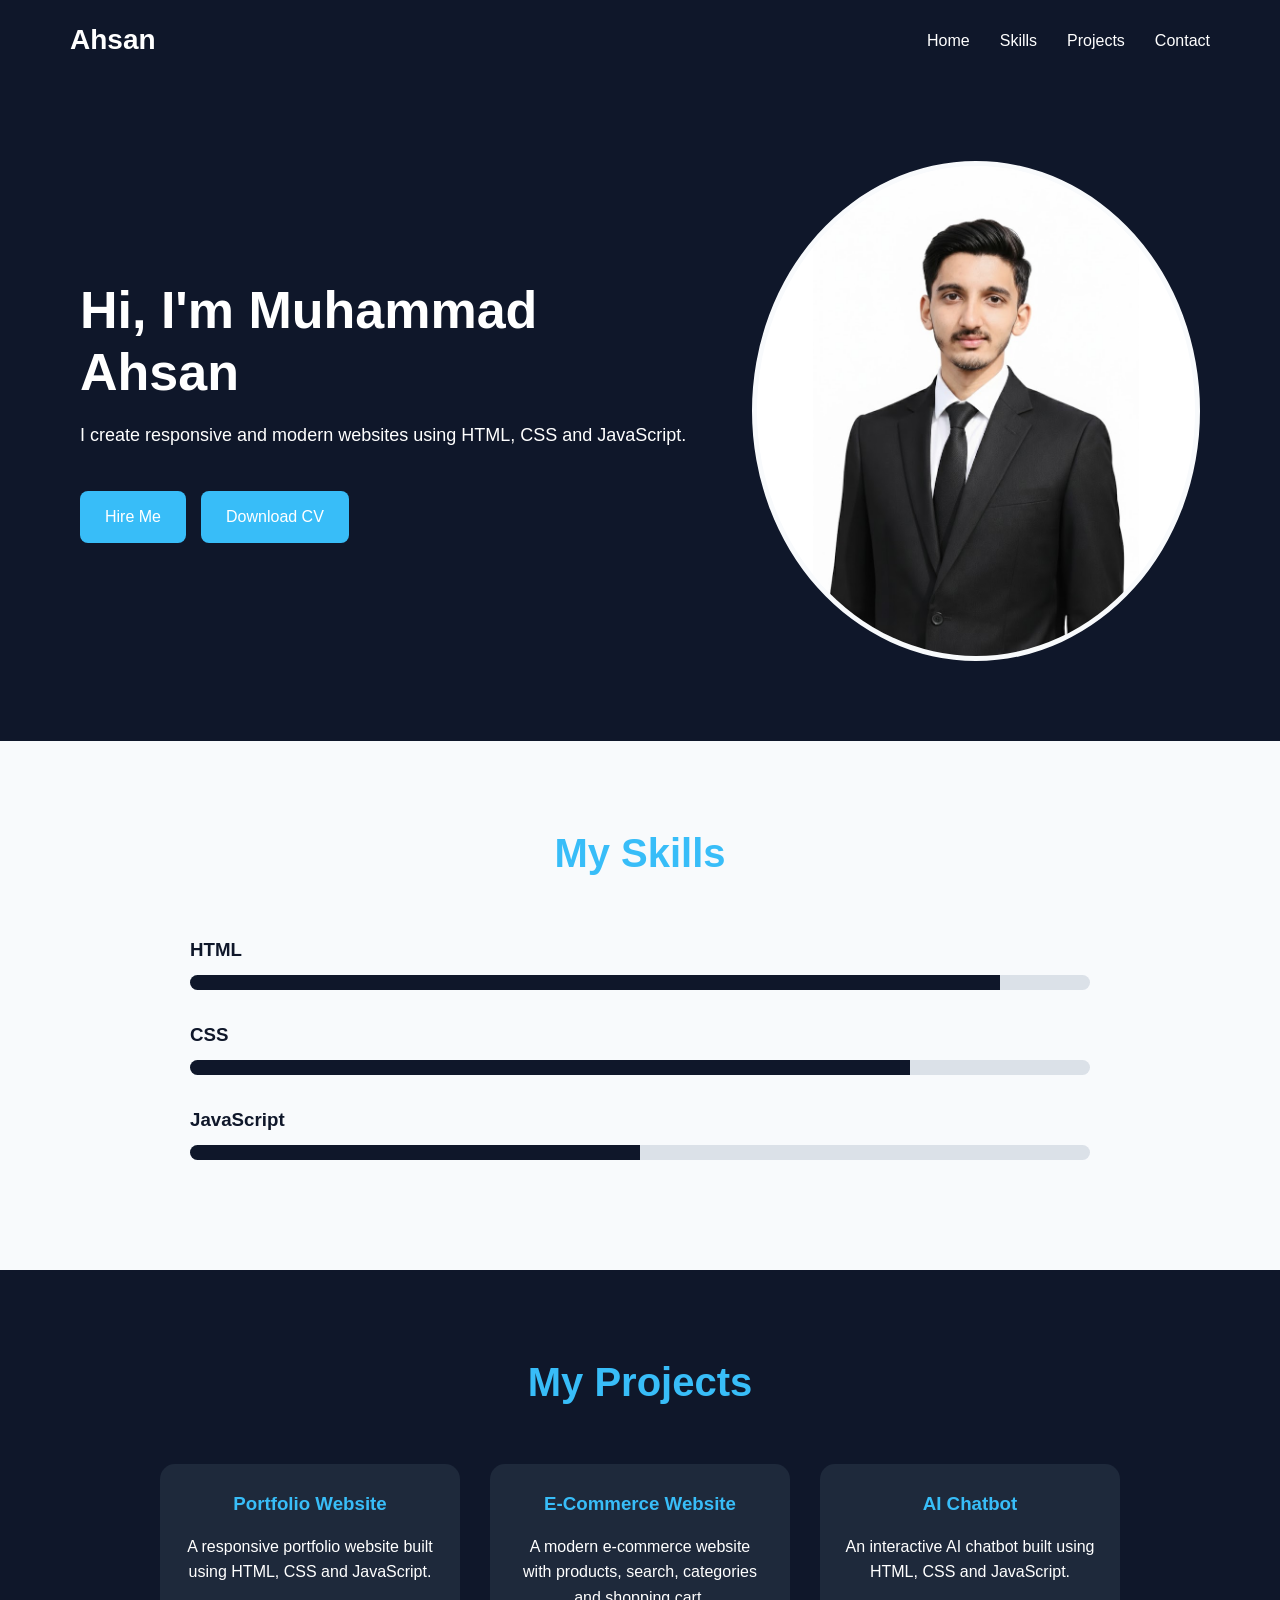
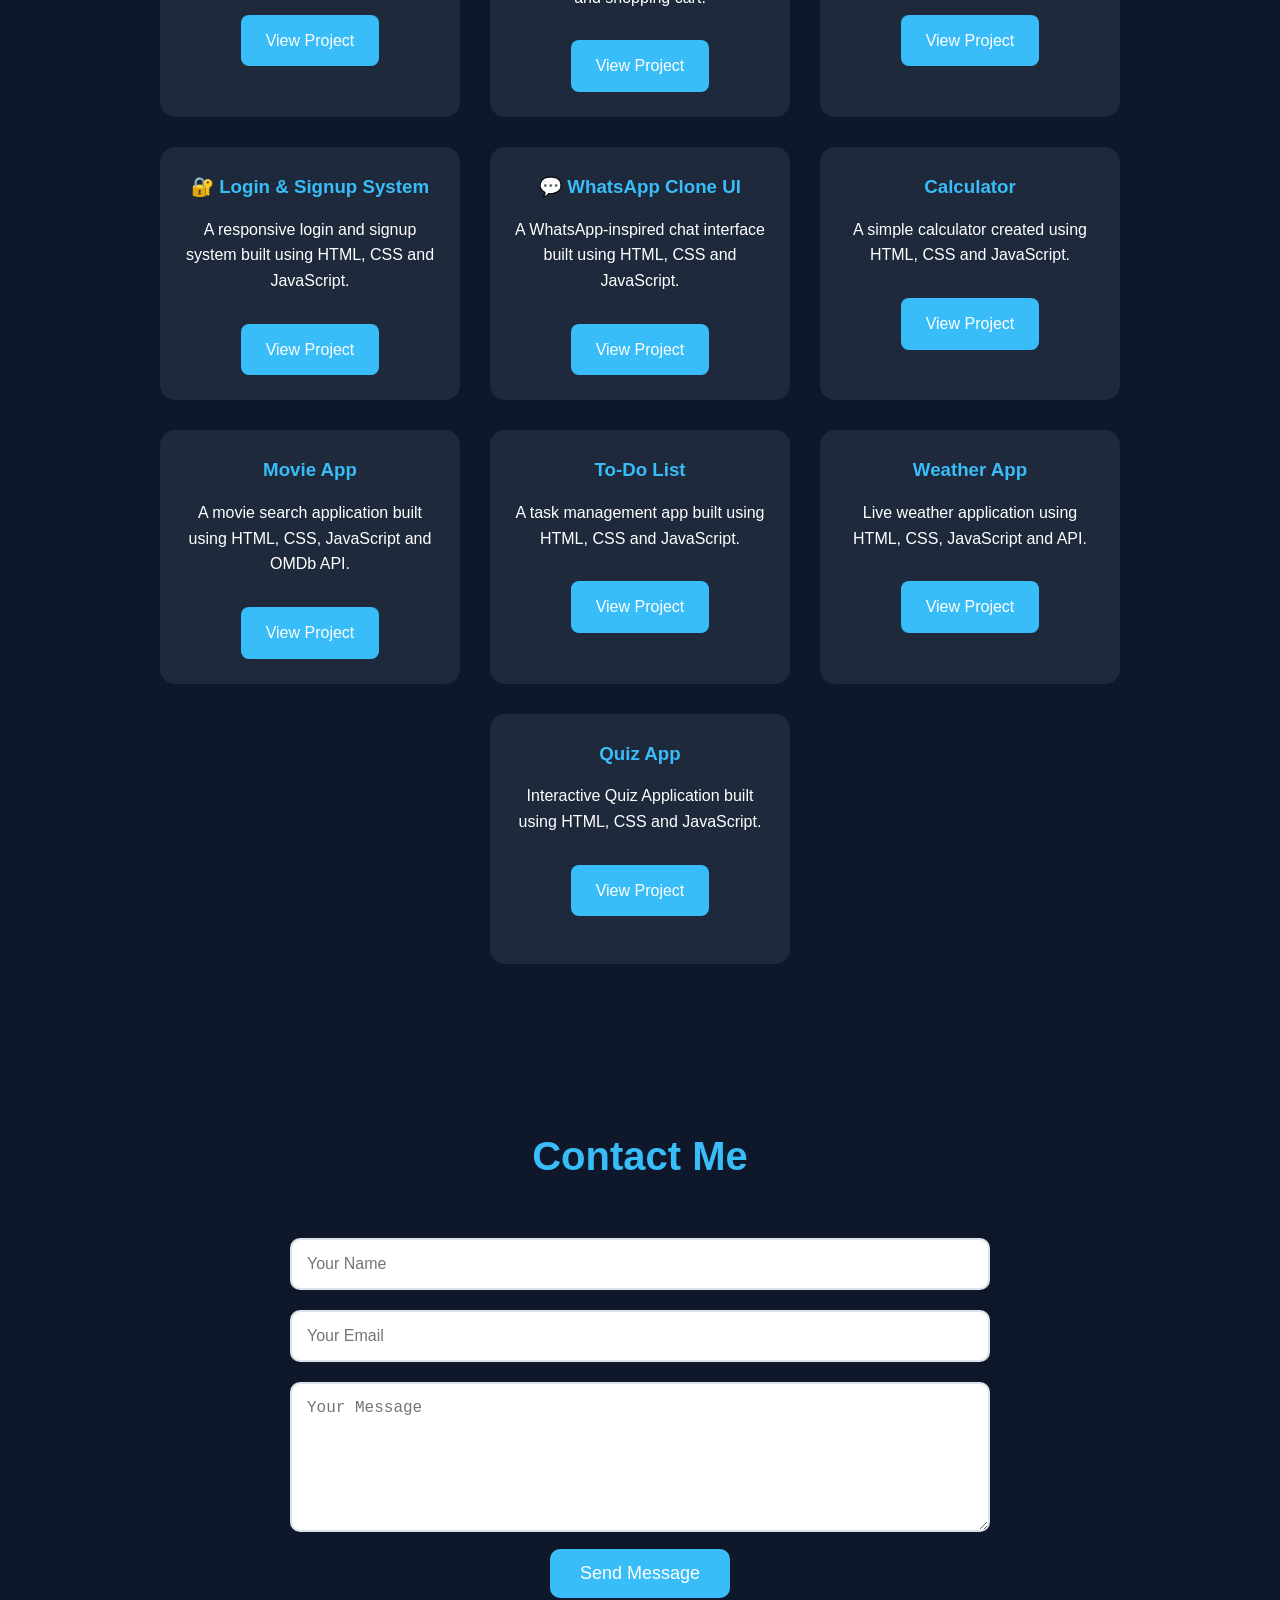
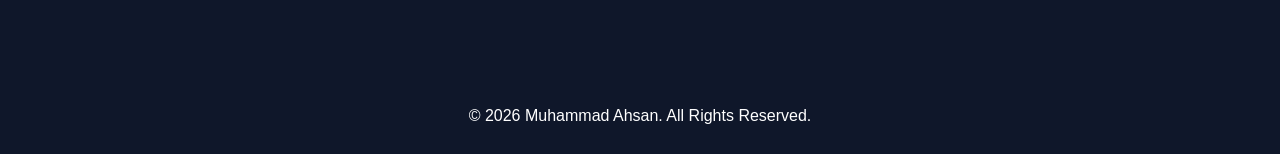
<file: index.html>
<!DOCTYPE html>
<html lang="en">
<head>
    <meta charset="UTF-8">
    <meta name="viewport" content="width=device-width, initial-scale=1.0">
    <title>Muhammad Ahsan Portfolio</title>

    <link rel="stylesheet" href="style.css">
</head>

<body>

    <!-- Navbar -->
    <nav>

        <div class="logo">Ahsan</div>

        <ul>
            <li><a href="#home">Home</a></li>
            <li><a href="#skills">Skills</a></li>
            <li><a href="#projects">Projects</a></li>
            <li><a href="#contact">Contact</a></li>
        </ul>

    </nav>
    <!-- Hero Section -->
<section id="home" class="hero">

    <div class="hero-text">

        <h1 id="aboutText">Hi, I'm Muhammad Ahsan</h1>

        <p>
            I create responsive and modern websites using HTML, CSS and JavaScript.
        </p>

        <div class="hero-buttons">

            <a href="#contact" class="btn">
                Hire Me
            </a>
<a href="Muhammad%20Ahsan.pdf" download="Muhammad-Ahsan-CV.pdf" class="btn">
    Download CV
</a>
        </div>

    </div>

    <div class="hero-image">

        <img src="profile.jpg" alt="Muhammad Ahsan">

    </div>

</section>
        
    <!-- Skills -->
    <section id="skills">

        <h2>My Skills</h2>

        <div class="skill">
            <h3>HTML</h3>
            <div class="skill-bar">
                <div class="html"></div>
            </div>
        </div>

        <div class="skill">
            <h3>CSS</h3>
            <div class="skill-bar">
                <div class="css"></div>
            </div>
        </div>

        <div class="skill">
            <h3>JavaScript</h3>
            <div class="skill-bar">
                <div class="js"></div>
            </div>
        </div>

    </section>
<!-- Projects -->
<section id="projects">

    <h2>My Projects</h2>

    <div class="project-container">

        <!-- Portfolio -->
        <div class="project-card">

            <h3>Portfolio Website</h3>

            <p>
                A responsive portfolio website built using HTML, CSS and JavaScript.
            </p>

            <a href="#home" class="btn">View Project</a>

        </div>
<div class="project-card">

    <h3>E-Commerce Website</h3>

    <p>
        A modern e-commerce website with products,
        search, categories and shopping cart.
    </p>

    <a href="ecommerce.html" class="btn">
        View Project
    </a>

</div>

  <div class="project-card">

            <h3>AI Chatbot</h3>

            <p>
                An interactive AI chatbot built using
    HTML, CSS and JavaScript.
            </p>

            <a href="ai-chatbot.html" class="btn">
    View Project
</a>

        </div>
         <div class="project-card">
<h3>🔐 Login & Signup System</h3>

<p>
    A responsive login and signup system built using
    HTML, CSS and JavaScript.
</p>

<a href="login.html" class="btn">
    View Project
</a>
</div>
        <div class="project-card">
        <h3>💬 WhatsApp Clone UI</h3>

<p>
    A WhatsApp-inspired chat interface built using
    HTML, CSS and JavaScript.
</p>

<a href="whatsapp.html" class="btn">
    View Project
</a>
</div>
        <!-- Calculator -->
        <div class="project-card">

            <h3>Calculator</h3>

            <p>
                A simple calculator created using HTML, CSS and JavaScript.
            </p>

            <a href="calculator.html" class="btn">View Project</a>

        </div>
<!-- Movie App -->
<div class="project-card">

    <h3>Movie App</h3>

    <p>
        A movie search application built using
        HTML, CSS, JavaScript and OMDb API.
    </p>

    <a href="movie.html" class="btn">
        View Project
    </a>

</div>
        <!-- Landing Page -->
        
<div class="project-card">

    <h3>To-Do List</h3>

    <p>
        A task management app built using HTML, CSS and JavaScript.
    </p>

    <a href="todo.html" class="btn">View Project</a>

</div>
<div class="project-card">

    <h3>Weather App</h3>

    <p>
        Live weather application using HTML, CSS, JavaScript and API.
    </p>

    <a href="weather.html" class="btn">View Project</a>

</div>
<div class="project-card">
    <h3>Quiz App</h3>

    <p>
        Interactive Quiz Application built using HTML, CSS and JavaScript.
    </p>

    <a href="quiz.html" class="btn">View Project</a>
</div>

    </div>
    </section>

    <!-- Contact -->
    <section id="contact" class="contact">

        <h2>Contact Me</h2>

        <form id="contactForm"
              action="https://formspree.io/f/xeaqzrle"
              method="POST">

            <input
                type="text"
                name="name"
                placeholder="Your Name"
                required
            >

            <input
                type="email"
                name="email"
                placeholder="Your Email"
                required
            >

            <textarea
                name="message"
                placeholder="Your Message"
                required
            ></textarea>

            <button type="submit" id="sendBtn">
                Send Message
            </button>

            <p id="formMessage"></p>

        </form>

    </section>

    <!-- Footer -->
    <footer>
        <p>&copy; 2026 Muhammad Ahsan. All Rights Reserved.</p>
    </footer>

    <!-- JavaScript -->
    <script src="script.js"></script>

</body>
</html>
</file>
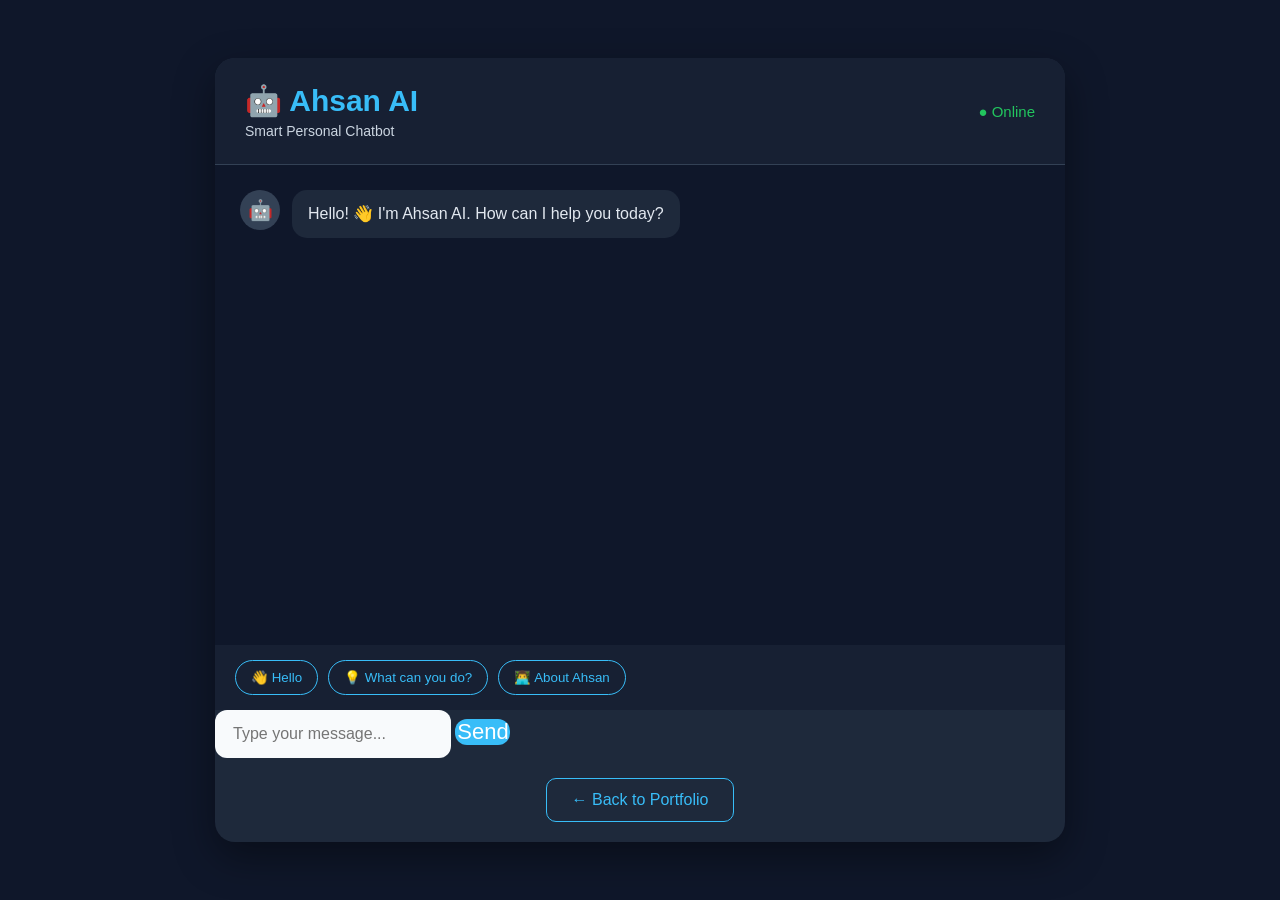
<file: ai-chatbot.html>
<!DOCTYPE html>
<html lang="en">

<head>

    <meta charset="UTF-8">

    <meta name="viewport" content="width=device-width, initial-scale=1.0">

    <title>Ahsan AI Chatbot</title>

    <link rel="stylesheet" href="ai-chatbot.css">

</head>


<body>

    <div class="chat-container">


        <!-- =========================
             CHAT HEADER
        ========================== -->

        <div class="chat-header">

            <div>

                <h1>🤖 Ahsan AI</h1>

                <p>Smart Personal Chatbot</p>

            </div>

            <span class="online">
                ● Online
            </span>

        </div>


        <!-- =========================
             CHAT MESSAGES
        ========================== -->

        <div id="chatBox" class="chat-box">


            <!-- Initial Bot Message -->

            <div class="message bot">

                <div class="avatar">
                    🤖
                </div>

                <div class="message-content">

                    <p>
                        Hello! 👋 I'm Ahsan AI.
                        How can I help you today?
                    </p>

                </div>

            </div>


        </div>


        <!-- =========================
             QUICK BUTTONS
        ========================== -->

        <div class="quick-buttons">


            <button onclick="quickMessage('Hello')">

                👋 Hello

            </button>


            <button onclick="quickMessage('What can you do?')">

                💡 What can you do?

            </button>


            <button onclick="quickMessage('Tell me about Ahsan')">

                👨‍💻 About Ahsan

            </button>


        </div>


        <!-- =========================
             CHAT INPUT
        ========================== -->

        <div class="chat-input">


            <input
                type="text"
                id="userInput"
                placeholder="Type your message..."
                autocomplete="off"
            >


            <button id="sendBtn">

                Send

            </button>


        </div>


        <!-- =========================
             BACK TO PORTFOLIO
        ========================== -->

        <a href="index.html" class="back-btn">

            ← Back to Portfolio

        </a>


    </div>


    <!-- =========================
         JAVASCRIPT
    ========================== -->

    <script src="ai-chatbot.js"></script>


</body>

</html>
</file>
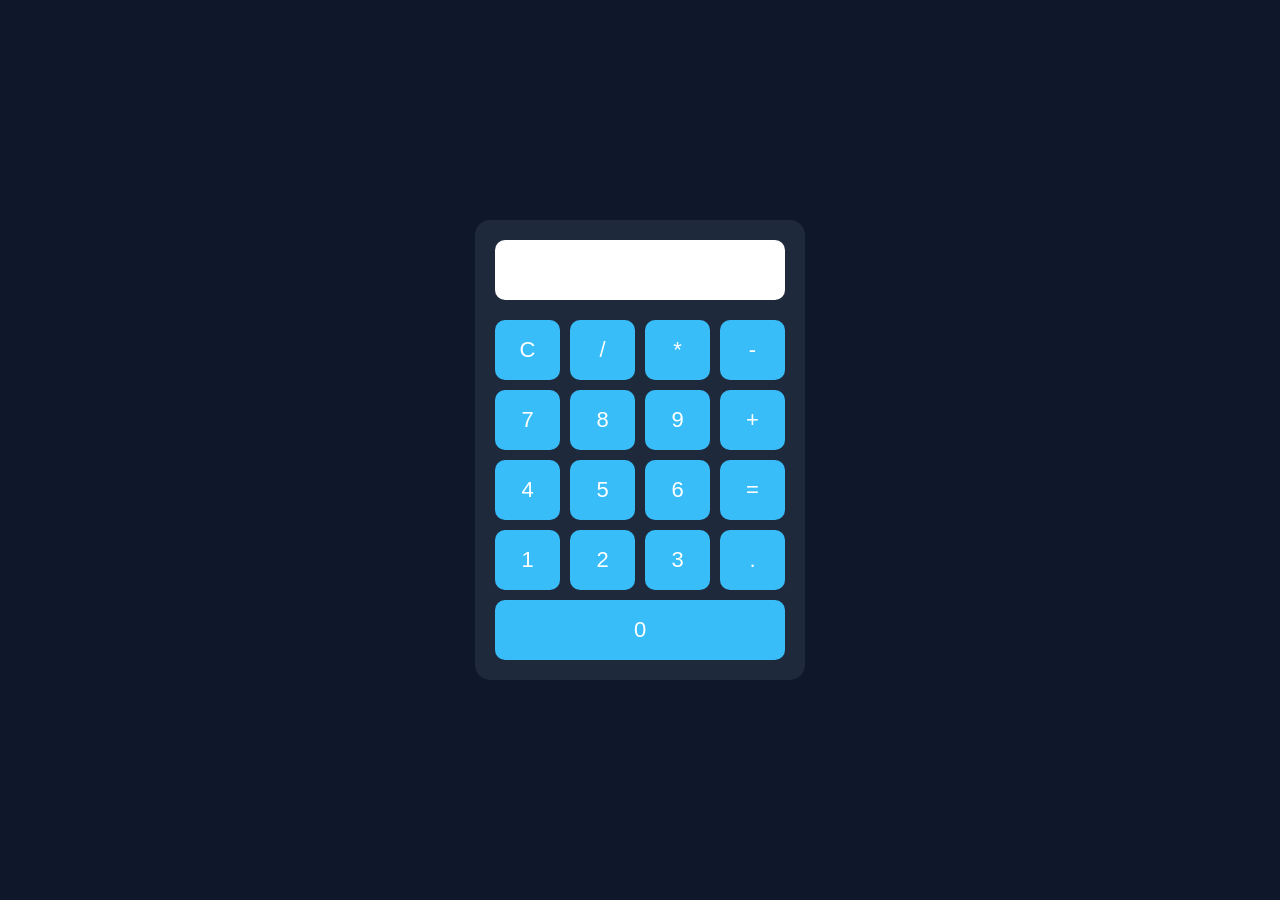
<file: calculator.html>
<!DOCTYPE html>
<html lang="en">
<head>
    <meta charset="UTF-8">
    <meta name="viewport" content="width=device-width, initial-scale=1.0">
    <title>Calculator</title>

    <link rel="stylesheet" href="calculator.css">
</head>

<body>

<div class="calculator">

    <input type="text" id="display" readonly>

    <div class="buttons">

        <button onclick="clearDisplay()">C</button>
        <button onclick="appendValue('/')">/</button>
        <button onclick="appendValue('*')">*</button>
        <button onclick="appendValue('-')">-</button>

        <button onclick="appendValue('7')">7</button>
        <button onclick="appendValue('8')">8</button>
        <button onclick="appendValue('9')">9</button>
        <button onclick="appendValue('+')">+</button>

        <button onclick="appendValue('4')">4</button>
        <button onclick="appendValue('5')">5</button>
        <button onclick="appendValue('6')">6</button>
        <button onclick="calculate()">=</button>

        <button onclick="appendValue('1')">1</button>
        <button onclick="appendValue('2')">2</button>
        <button onclick="appendValue('3')">3</button>
        <button onclick="appendValue('.')">.</button>

        <button class="zero" onclick="appendValue('0')">0</button>

    </div>

</div>

<script src="calculator.js"></script>

</body>
</html>
</file>
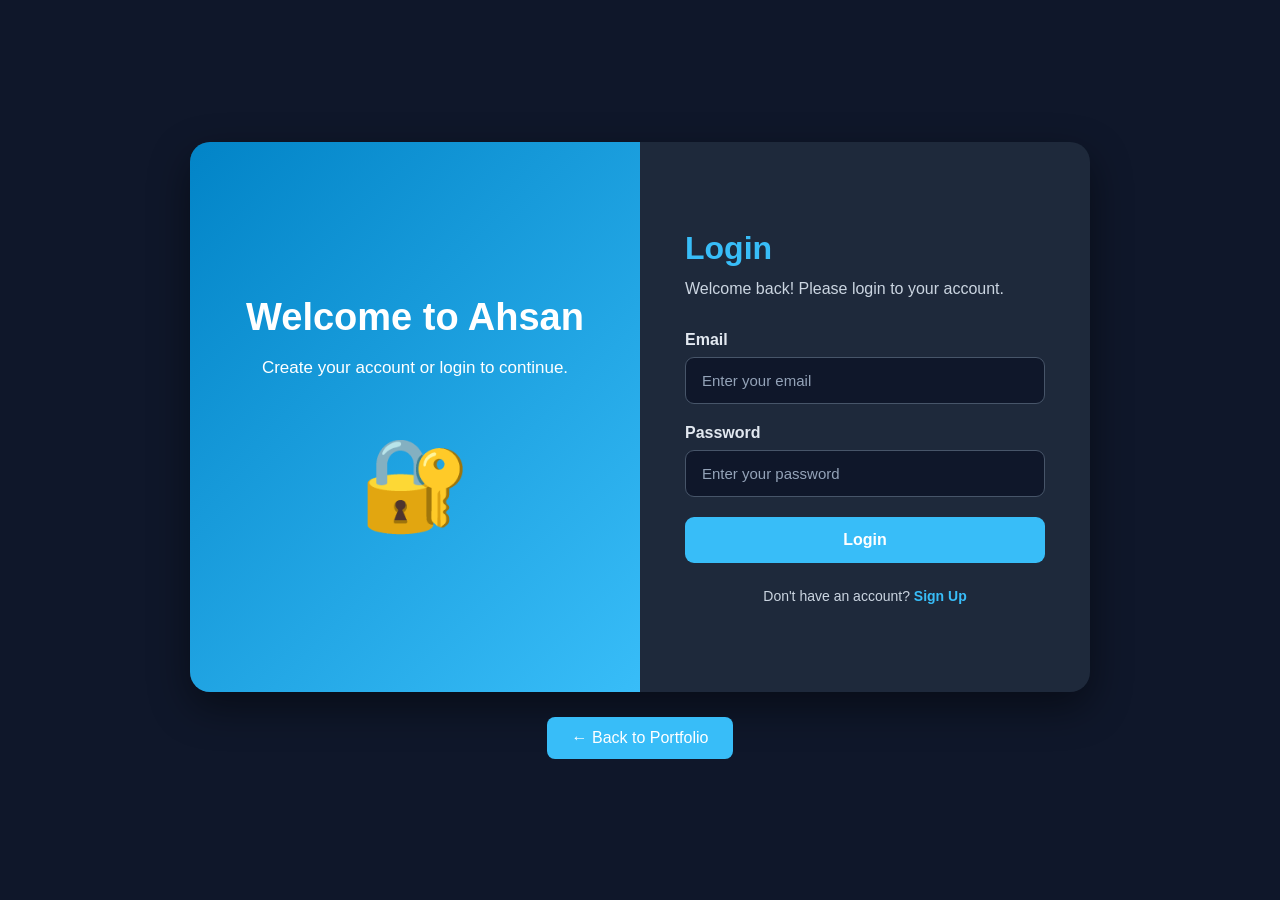
<file: login.html>
<!DOCTYPE html>
<html lang="en">

<head>
    <meta charset="UTF-8">
    <meta name="viewport" content="width=device-width, initial-scale=1.0">

    <title>Login & Signup - Ahsan</title>

    <link rel="stylesheet" href="login.css">
</head>

<body>

    <div class="auth-container">

        <!-- Left Side -->
        <div class="welcome-section">

            <h1>Welcome to Ahsan</h1>

            <p>
                Create your account or login to continue.
            </p>

            <div class="welcome-icon">
                🔐
            </div>

        </div>


        <!-- Right Side -->
        <div class="form-section">

            <!-- Login Form -->
            <div id="loginForm">

                <h2>Login</h2>

                <p class="form-text">
                    Welcome back! Please login to your account.
                </p>

                <form id="login">

                    <div class="input-group">

                        <label>Email</label>

                        <input
                            type="email"
                            id="loginEmail"
                            placeholder="Enter your email"
                            required
                        >

                    </div>


                    <div class="input-group">

                        <label>Password</label>

                        <input
                            type="password"
                            id="loginPassword"
                            placeholder="Enter your password"
                            required
                        >

                    </div>


                    <button type="submit" class="main-btn">
                        Login
                    </button>

                </form>


                <p class="switch-text">
                    Don't have an account?
                    <button id="showSignup">
                        Sign Up
                    </button>
                </p>

            </div>


            <!-- Signup Form -->
            <div id="signupForm" class="hidden">

                <h2>Create Account</h2>

                <p class="form-text">
                    Create your account to get started.
                </p>

                <form id="signup">

                    <div class="input-group">

                        <label>Full Name</label>

                        <input
                            type="text"
                            id="signupName"
                            placeholder="Enter your name"
                            required
                        >

                    </div>


                    <div class="input-group">

                        <label>Email</label>

                        <input
                            type="email"
                            id="signupEmail"
                            placeholder="Enter your email"
                            required
                        >

                    </div>


                    <div class="input-group">

                        <label>Password</label>

                        <input
                            type="password"
                            id="signupPassword"
                            placeholder="Create a password"
                            required
                        >

                    </div>


                    <button type="submit" class="main-btn">
                        Create Account
                    </button>

                </form>


                <p class="switch-text">
                    Already have an account?
                    <button id="showLogin">
                        Login
                    </button>
                </p>

            </div>

        </div>

    </div>


    <!-- Back to Portfolio -->

    <a href="index.html" class="back-btn">
        ← Back to Portfolio
    </a>


    <script src="login.js"></script>

</body>

</html>
</file>
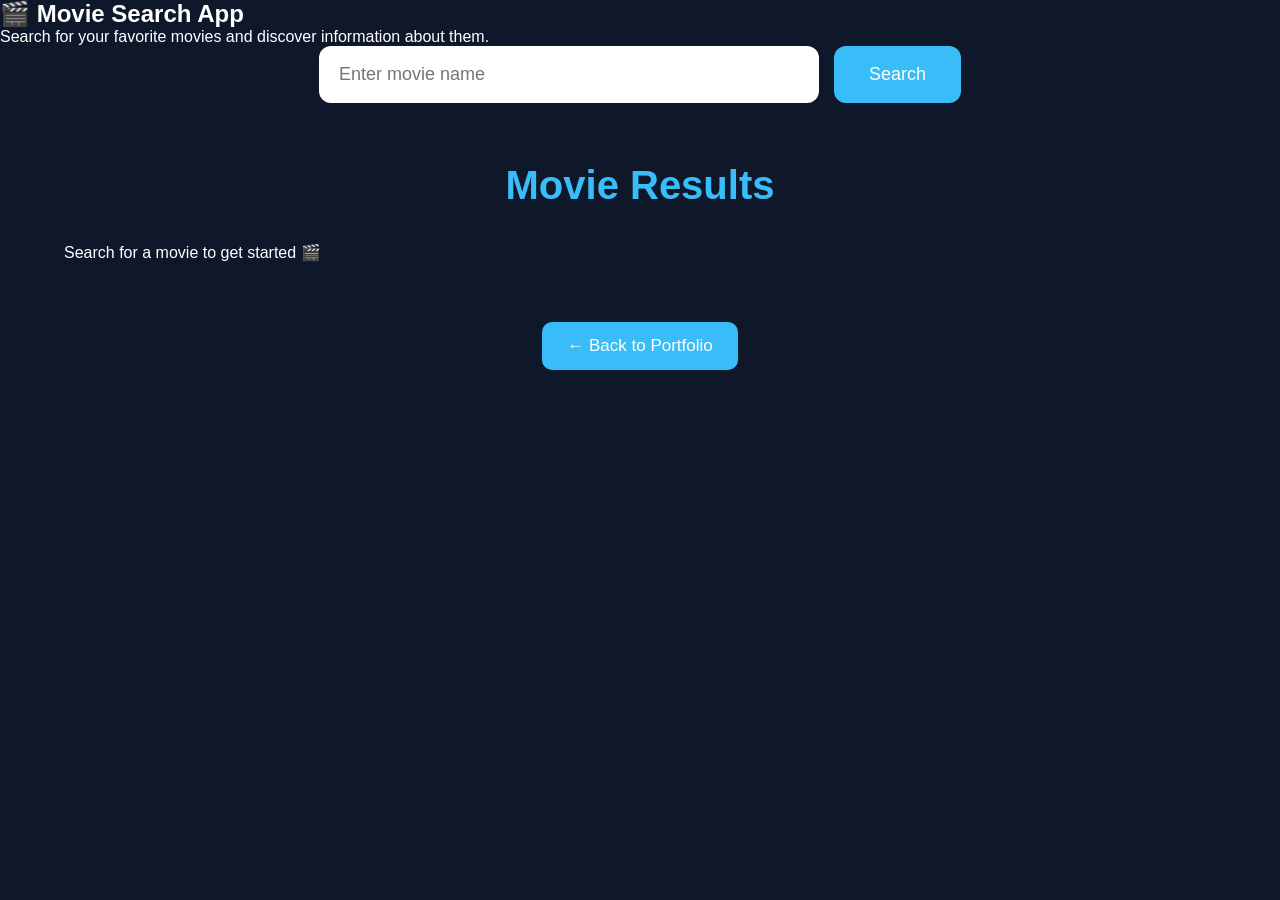
<file: movie.html>
<!DOCTYPE html>
<html lang="en">

<head>
    <meta charset="UTF-8">
    <meta name="viewport" content="width=device-width, initial-scale=1.0">

    <title>Ahsan Movie App</title>

    <link rel="stylesheet" href="movie.css">
</head>

<body>

    <section class="movie-section">

        <h1>🎬 Movie Search App</h1>

        <p>Search for your favorite movies and discover information about them.</p>

        <div class="search-box">

            <input
                type="text"
                id="movieInput"
                placeholder="Enter movie name"
            >

            <button id="searchBtn">
                Search
            </button>

        </div>

    </section>


    <section class="results">

        <h2>Movie Results</h2>

        <div id="movieResult">
            <p>Search for a movie to get started 🎬</p>
        </div>

    </section>


    <a href="index.html" class="back-btn">
        ← Back to Portfolio
    </a>


    <script src="movie.js"></script>

</body>

</html>
</file>
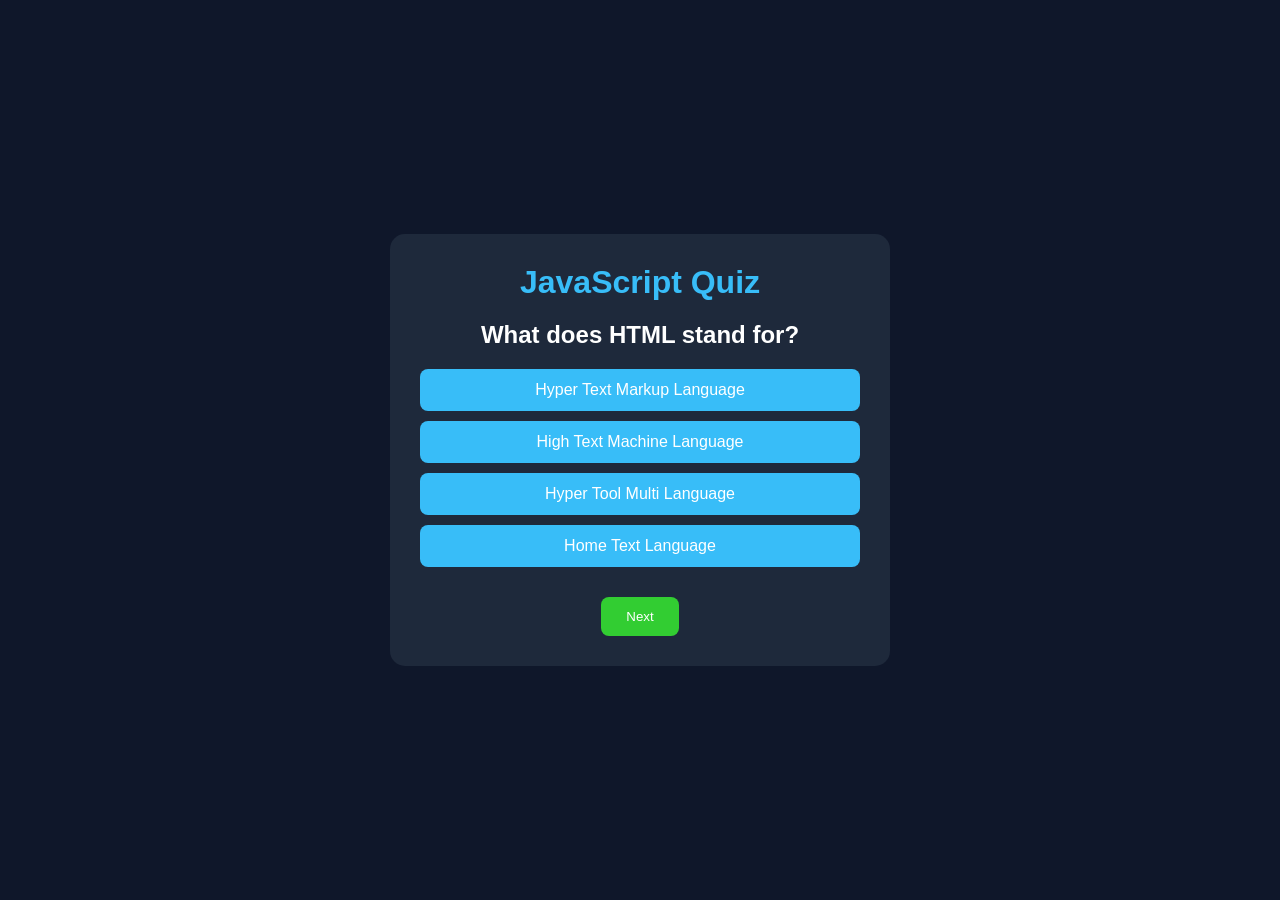
<file: quiz.html>
<!DOCTYPE html>
<html lang="en">
<head>
<meta charset="UTF-8">
<meta name="viewport" content="width=device-width, initial-scale=1.0">
<title>Quiz App</title>
<link rel="stylesheet" href="quiz.css">
</head>
<body>

<div class="container">

<h1>JavaScript Quiz</h1>

<div id="quiz">

<h2 id="question"></h2>

<div id="answers"></div>

<button id="nextBtn">Next</button>

</div>

<div id="result" style="display:none;">
<h2 id="score"></h2>
<button onclick="location.reload()">Restart Quiz</button>
</div>

</div>

<script src="quiz.js"></script>

</body>
</html>
</file>
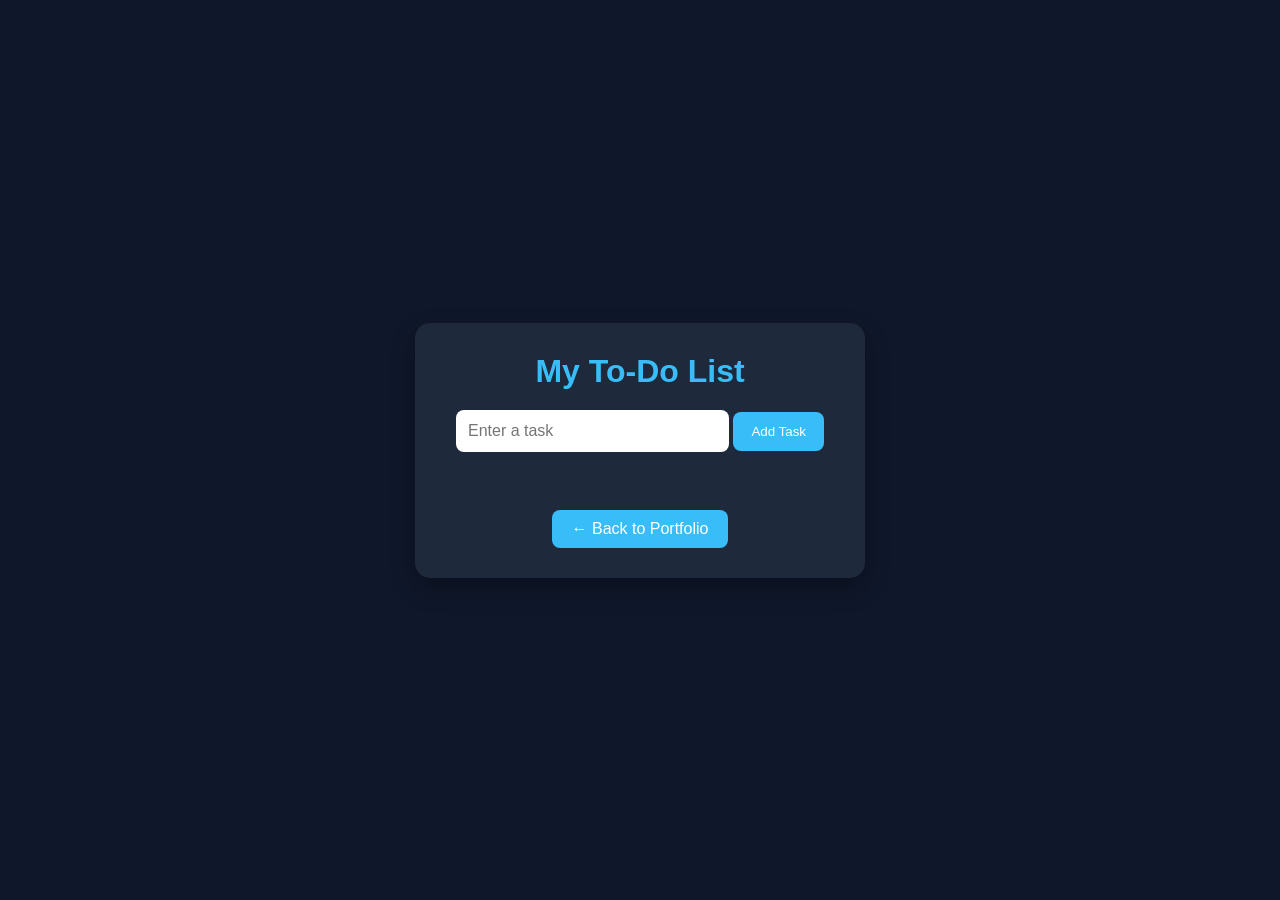
<file: todo.html>
<!DOCTYPE html>
<html lang="en">

<head>
    <meta charset="UTF-8">
    <meta name="viewport" content="width=device-width, initial-scale=1.0">
    <title>To-Do List</title>

    <link rel="stylesheet" href="todo.css">
</head>

<body>

    <div class="container">

        <h1>My To-Do List</h1>

        <input type="text" id="taskInput" placeholder="Enter a task">

        <button id="addBtn">Add Task</button>

        <ul id="taskList"></ul>

        <br>

        <a href="index.html" class="back-btn">← Back to Portfolio</a>

    </div>

    <script src="todo.js"></script>

</body>

</html>
</file>
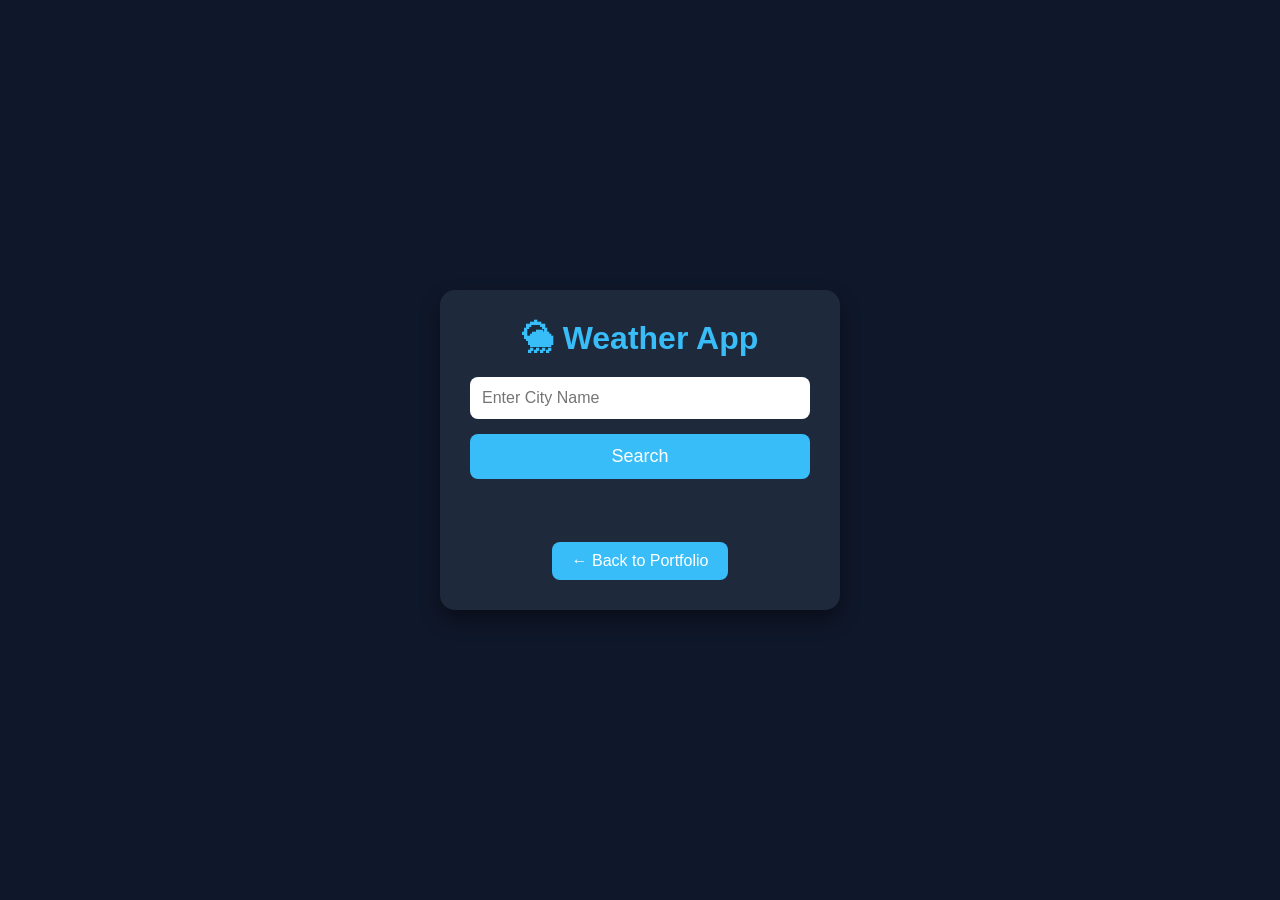
<file: weather.html>
<!DOCTYPE html>
<html lang="en">

<head>
    <meta charset="UTF-8">
    <meta name="viewport" content="width=device-width, initial-scale=1.0">
    <title>Weather App</title>

    <link rel="stylesheet" href="weather.css">
</head>

<body>

<div class="container">

    <h1>🌦 Weather App</h1>

    <input type="text" id="city" placeholder="Enter City Name">

    <button id="searchBtn">Search</button>

    <div id="weatherResult">

        <h2 id="cityName"></h2>

        <h3 id="temperature"></h3>

        <p id="description"></p>

        <p id="humidity"></p>

        <p id="wind"></p>

    </div>

    <br>

    <a href="index.html" class="back-btn">← Back to Portfolio</a>

</div>

<script src="weather.js"></script>

</body>

</html>
</file>
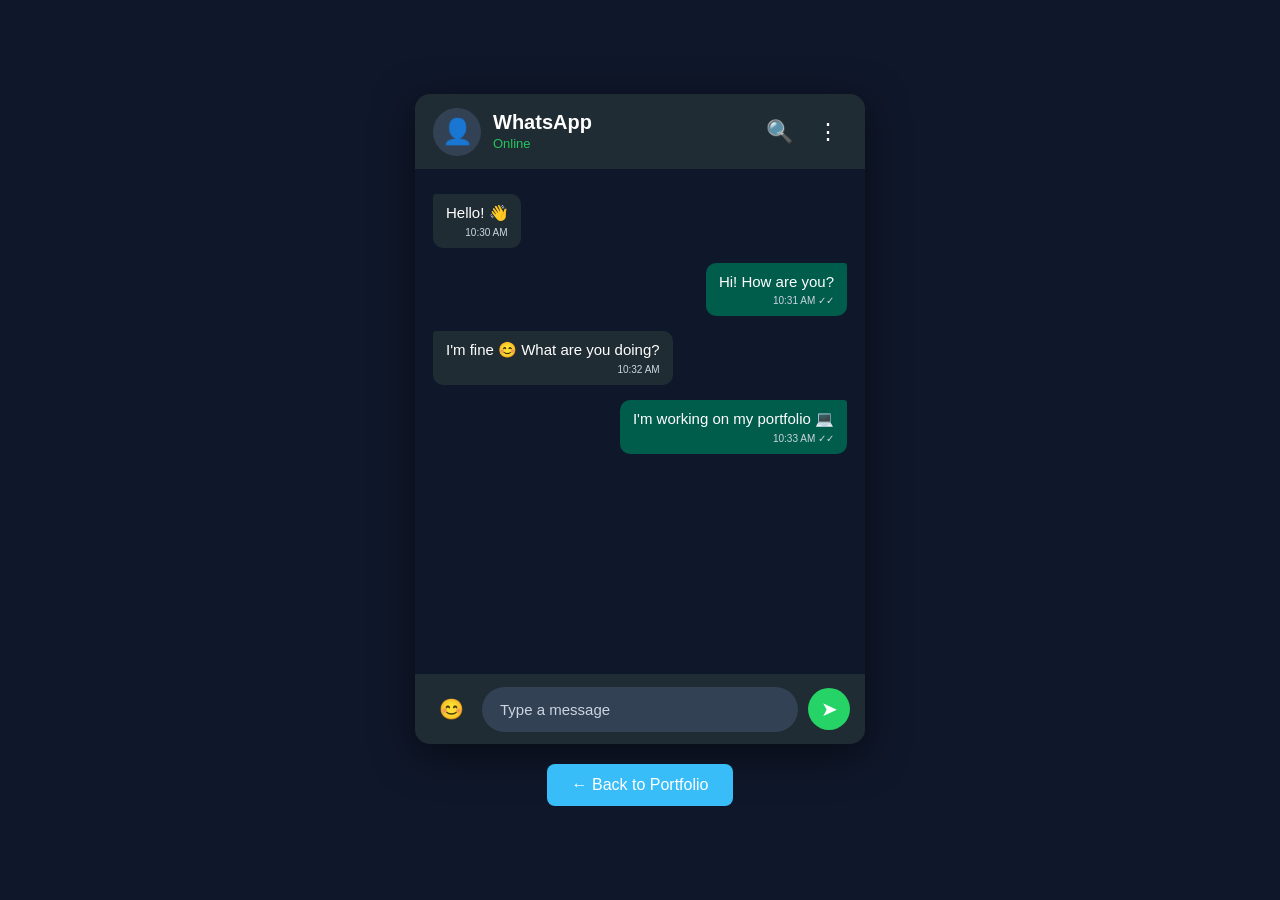
<file: whatsapp.html>
<!DOCTYPE html>
<html lang="en">
<head>
    <meta charset="UTF-8">
    <meta name="viewport" content="width=device-width, initial-scale=1.0">

    <title>WhatsApp Clone UI</title>

    <link rel="stylesheet" href="whatsapp.css">
</head>

<body>

    <div class="whatsapp-container">

        <!-- Header -->
        <div class="header">

            <div class="profile">
                <div class="profile-img">👤</div>

                <div>
                    <h2>WhatsApp</h2>
                    <span>Online</span>
                </div>
            </div>

            <div class="header-icons">
                <button>🔍</button>
                <button>⋮</button>
            </div>

        </div>


        <!-- Chat Area -->
        <div class="chat-area" id="chatArea">

            <div class="message received">
                <span>Hello! 👋</span>
                <small>10:30 AM</small>
            </div>

            <div class="message sent">
                <span>Hi! How are you?</span>
                <small>10:31 AM ✓✓</small>
            </div>

            <div class="message received">
                <span>I'm fine 😊 What are you doing?</span>
                <small>10:32 AM</small>
            </div>

            <div class="message sent">
                <span>I'm working on my portfolio 💻</span>
                <small>10:33 AM ✓✓</small>
            </div>

        </div>


        <!-- Message Input -->
        <div class="input-area">

            <button class="emoji-btn">😊</button>

            <input
                type="text"
                id="messageInput"
                placeholder="Type a message"
            >

            <button id="sendBtn" class="send-btn">➤</button>

        </div>

    </div>


    <!-- Back Button -->
    <a href="index.html" class="back-btn">
        ← Back to Portfolio
    </a>


    <script src="whatsapp.js"></script>

</body>
</html>
</file>
<file: style.css>
/* =========================
   GLOBAL
========================= */

* {
    margin: 0;
    padding: 0;
    box-sizing: border-box;
}

html {
    scroll-behavior: smooth;
}

body {
    font-family: Arial, sans-serif;
    line-height: 1.6;
    overflow-x: hidden;
    background: #f8fafc;
}

a {
    text-decoration: none;
}


/* =========================
   NAVBAR
========================= */

nav {
    width: 100%;
    display: flex;
    justify-content: space-between;
    align-items: center;
    padding: 18px 70px;
    background: #0f172a;
    position: sticky;
    top: 0;
    z-index: 1000;
}

.logo {
    font-size: 28px;
    color: white;
    font-weight: bold;
}

nav ul {
    display: flex;
    align-items: center;
    gap: 30px;
    list-style: none;
}

nav ul li {
    margin: 0;
}

nav ul li a {
    color: white;
    font-size: 16px;
    transition: 0.3s;
}

nav ul li a:hover {
    color: #38bdf8;
}


/* =========================
   HERO
========================= */

.hero {
    min-height: 650px;
    display: flex;
    justify-content: space-between;
    align-items: center;
    gap: 60px;
    padding: 80px;
    background: #0f172a;
    color: white;
}

.hero-text {
    width: 55%;
}

.hero-text h1 {
    font-size: 52px;
    line-height: 1.2;
    margin-bottom: 15px;
}

.hero-text h3 {
    color: #38bdf8;
    font-size: 26px;
    margin-bottom: 20px;
}

.hero-text p {
    font-size: 18px;
    line-height: 1.8;
    margin-bottom: 30px;
    max-width: 650px;
}


/* =========================
   PROFILE IMAGE
========================= */

.hero-image {
    width: 40%;
    display: flex;
    justify-content: center;
    align-items: center;
}

.hero-image img {
    width: 450px;
    height: 500px;
    border-radius: 60%;
    object-fit: contain;
    object-position: center;
    background: white;
    border: 5px solid #f8fafc;
    display: block;
    transition: 0.4s ease;
}

.hero-image img:hover {
    transform: scale(1.03);
}


/* =========================
   BUTTONS
========================= */

.hero-buttons {
    display: flex;
    align-items: center;
    gap: 15px;
    flex-wrap: wrap;
}

.btn {
    display: inline-block;
    padding: 13px 25px;
    margin-top: 10px;
    background: #38bdf8;
    color: white;
    border-radius: 8px;
    font-size: 16px;
    transition: 0.3s;
}

.btn:hover {
    background: #0284c7;
    transform: translateY(-3px);
}

.btn2 {
    background: transparent;
    border: 2px solid white;
}

.btn2:hover {
    background: white;
    color: #0f172a;
}


/* =========================
   ABOUT
========================= */

#about {
    padding: 80px 20px;
    text-align: center;
    background: #f8fafc;
}

#about h2 {
    color: #38bdf8;
    font-size: 40px;
    margin-bottom: 25px;
}

#about p {
    max-width: 800px;
    margin: auto;
    color: #0f172a;
    font-size: 18px;
    line-height: 1.8;
}


/* =========================
   PRACTICE
========================= */

#practice {
    padding: 60px 20px;
    text-align: center;
    background: #f8fafc;
}

#practice h2 {
    color: #38bdf8;
    margin-bottom: 25px;
}

#practice input {
    width: 300px;
    max-width: 90%;
    padding: 12px;
    border: 2px solid #38bdf8;
    border-radius: 8px;
    margin: 8px;
    font-size: 16px;
}

#practice button {
    padding: 12px 25px;
}


/* =========================
   CALCULATOR
========================= */

#calculator {
    padding: 70px 20px;
    text-align: center;
    background: #f8fafc;
}

#calculator input {
    width: 200px;
    max-width: 90%;
    padding: 12px;
    margin: 10px;
    border: 2px solid #38bdf8;
    border-radius: 8px;
    font-size: 16px;
}

#calculator button {
    padding: 12px 25px;
    color: white;
    background: #38bdf8;
    border: none;
}

#answer {
    margin-top: 20px;
    color: #0f172a;
}


/* =========================
   SKILLS
========================= */

#skills {
    padding: 80px;
    background: #f8fafc;
}

#skills h2 {
    text-align: center;
    color: #38bdf8;
    font-size: 40px;
    margin-bottom: 50px;
}

.skill {
    max-width: 900px;
    margin: 0 auto 30px;
}

.skill h3 {
    margin-bottom: 10px;
    color: #0f172a;
}

.skill-bar {
    width: 100%;
    height: 15px;
    background: #dbe1e8;
    border-radius: 20px;
    overflow: hidden;
}

.html {
    width: 90%;
    height: 100%;
    background: #0f172a;
}

.css {
    width: 80%;
    height: 100%;
    background: #0f172a;
}

.js {
    width: 50%;
    height: 100%;
    background: #0f172a;
}


/* =========================
   PROJECTS
========================= */

#projects {
    padding: 80px;
    background: #0f172a;
    color: white;
}

#projects h2 {
    text-align: center;
    color: #38bdf8;
    font-size: 40px;
    margin-bottom: 50px;
}

.project-container {
    display: flex;
    justify-content: center;
    gap: 30px;
    flex-wrap: wrap;
}

.project-card {
    width: 300px;
    min-height: 250px;
    background: #1e293b;
    padding: 25px;
    border-radius: 15px;
    text-align: center;
    transition: 0.3s;
}

.project-card h3 {
    color: #38bdf8;
    margin-bottom: 15px;
}

.project-card p {
    margin-bottom: 20px;
    line-height: 1.6;
}

.project-card:hover {
    transform: translateY(-10px);
    box-shadow: 0 15px 30px rgba(0, 0, 0, 0.4);
}

.project-card .btn {
    display: inline-block;
    margin-top: 10px;
}


/* =========================
   CONTACT
========================= */

.contact {
    padding: 80px 20px;
    background: #0f172a;
    text-align: center;
}

.contact h2 {
    font-size: 40px;
    color: #38bdf8;
    margin-bottom: 40px;
}

.contact form {
    width: 60%;
    max-width: 700px;
    margin: auto;
}

.contact input,
.contact textarea {
    width: 100%;
    padding: 15px;
    margin: 10px 0;
    border: 2px solid #dbe1e8;
    border-radius: 10px;
    font-size: 16px;
    outline: none;
}

.contact input:focus,
.contact textarea:focus {
    border-color: #38bdf8;
}

.contact textarea {
    height: 150px;
    resize: vertical;
}

.contact button {
    padding: 14px 30px;
    background: #38bdf8;
    color: white;
    border: none;
    border-radius: 10px;
    cursor: pointer;
    font-size: 18px;
}

.contact button:hover {
    background: #0284c7;
}


/* =========================
   FOOTER
========================= */

footer {
    background: #0f172a;
    color: white;
    text-align: center;
    padding: 25px;
}


/* =========================
   TABLET
========================= */

@media (max-width: 900px) {

    nav {
        padding: 18px 25px;
    }

    nav ul {
        gap: 15px;
    }

    .hero {
        padding: 60px 30px;
        gap: 30px;
    }

    .hero-text h1 {
        font-size: 42px;
    }

    .hero-image img {
        width: 280px;
        height: 280px;
    }

    #skills,
    #projects {
        padding: 60px 30px;
    }

    .contact form {
        width: 80%;
    }
}


/* =========================
   MOBILE
========================= */

@media (max-width: 600px) {

    /* NAVBAR */

    nav {
        padding: 14px 12px;
        gap: 8px;
    }

    .logo {
        font-size: 21px;
        flex-shrink: 0;
    }

    nav ul {
        display: flex;
        gap: 7px;
        overflow-x: auto;
        white-space: nowrap;
        max-width: 75%;
        scrollbar-width: none;
    }

    nav ul::-webkit-scrollbar {
        display: none;
    }

    nav ul li {
        flex-shrink: 0;
    }

    nav ul li a {
        font-size: 12px;
        padding: 3px;
    }


    /* HERO */

    .hero {
        min-height: auto;
        flex-direction: column;
        text-align: center;
        padding: 45px 18px 55px;
        gap: 25px;
    }

    .hero-image {
        width: 100%;
        display: flex;
        justify-content: center;
        align-items: center;
    }

    .hero-image img {
        width: 220px;
        height: 220px;
        border-radius: 50%;
        object-fit: contain;
        object-position: center;
        border: 4px solid #f8fafc;
        background: white;
    }

    .hero-text {
        width: 100%;
    }

    .hero-text h1 {
        font-size: 34px;
        line-height: 1.2;
    }

    .hero-text h3 {
        font-size: 21px;
    }

    .hero-text p {
        font-size: 15px;
        line-height: 1.7;
    }


    /* BUTTONS */

    .hero-buttons {
        justify-content: center;
        gap: 10px;
    }

    .hero-buttons .btn {
        padding: 11px 18px;
        font-size: 14px;
        margin-top: 5px;
    }


    /* ABOUT */

    #about {
        padding: 55px 20px;
    }

    #about h2 {
        font-size: 32px;
    }

    #about p {
        font-size: 15px;
    }


    /* SKILLS */

    #skills {
        padding: 55px 20px;
    }

    #skills h2 {
        font-size: 32px;
    }


    /* PROJECTS */

    #projects {
        padding: 55px 15px;
    }

    #projects h2 {
        font-size: 32px;
    }

    .project-container {
        gap: 20px;
    }

    .project-card {
        width: 100%;
        max-width: 340px;
    }


    /* CONTACT */

    .contact {
        padding: 55px 20px;
    }

    .contact h2 {
        font-size: 32px;
    }

    .contact form {
        width: 100%;
    }

    .contact input,
    .contact textarea {
        font-size: 15px;
    }


    /* CALCULATOR */

    #calculator {
        padding: 50px 15px;
    }


    /* PRACTICE */

    #practice {
        padding: 50px 15px;
    }

    #practice input {
        width: 100%;
        max-width: 350px;
        margin: 8px 0;
    }


    /* FOOTER */

    footer {
        font-size: 14px;
        padding: 20px 10px;
    }
}
</file>
<file: ai-chatbot.css>
* {
    margin: 0;
    padding: 0;
    box-sizing: border-box;
}

body {
    font-family: Arial, Helvetica, sans-serif;
    background: #0f172a;
    color: white;
    min-height: 100vh;

    display: flex;
    justify-content: center;
    align-items: center;

    padding: 30px;
}

/* Chat Container */

.chat-container {
    width: 100%;
    max-width: 850px;
    background: #1e293b;
    border-radius: 20px;
    overflow: hidden;

    box-shadow: 0 15px 40px rgba(0, 0, 0, 0.4);
}


/* Header */

.chat-header {
    background: #172033;

    padding: 25px 30px;

    display: flex;
    justify-content: space-between;
    align-items: center;

    border-bottom: 1px solid #334155;
}

.chat-header h1 {
    color: #38bdf8;
    font-size: 30px;
    margin-bottom: 5px;
}

.chat-header p {
    color: #cbd5e1;
    font-size: 14px;
}

.online {
    color: #22c55e;
    font-size: 15px;
}


/* Chat Box */

.chat-box {
    height: 480px;

    padding: 25px;

    overflow-y: auto;

    background: #0f172a;
}


/* Messages */

.message {
    display: flex;
    gap: 12px;

    margin-bottom: 20px;

    max-width: 80%;
}

.message.user {
    margin-left: auto;
    flex-direction: row-reverse;
}

.avatar {
    width: 40px;
    height: 40px;

    min-width: 40px;

    display: flex;
    justify-content: center;
    align-items: center;

    background: #334155;

    border-radius: 50%;

    font-size: 20px;
}

.message-content {
    padding: 12px 16px;

    background: #1e293b;

    border-radius: 15px;

    line-height: 1.5;

    color: #e2e8f0;
}

.message.user .message-content {
    background: #0284c7;
    color: white;
}


/* Quick Buttons */

.quick-buttons {
    padding: 15px 20px;

    display: flex;
    gap: 10px;

    flex-wrap: wrap;

    background: #172033;
}

.quick-buttons button {
    padding: 9px 15px;

    border: 1px solid #38bdf8;

    background: transparent;

    color: #38bdf8;

    border-radius: 20px;

    cursor: pointer;

    transition: 0.3s;
}

.quick-buttons button:hover {
    background: #38bdf8;
    color: white;
}


/* Input Area */

.input-area {
    display: flex;

    gap: 10px;

    padding: 20px;

    background: #172033;
}

#userInput {
    flex: 1;

    padding: 15px 18px;

    border: none;

    outline: none;

    border-radius: 12px;

    font-size: 16px;

    background: #f8fafc;

    color: #111827;
}

#sendBtn {
    width: 55px;

    border: none;

    border-radius: 12px;

    background: #38bdf8;

    color: white;

    font-size: 22px;

    cursor: pointer;

    transition: 0.3s;
}

#sendBtn:hover {
    background: #0284c7;

    transform: scale(1.05);
}


/* Back Button */

.back-btn {
    display: block;

    width: fit-content;

    margin: 20px auto;

    padding: 12px 25px;

    border: 1px solid #38bdf8;

    border-radius: 10px;

    color: #38bdf8;

    text-decoration: none;

    transition: 0.3s;
}

.back-btn:hover {
    background: #38bdf8;

    color: white;
}


/* Scrollbar */

.chat-box::-webkit-scrollbar {
    width: 7px;
}

.chat-box::-webkit-scrollbar-thumb {
    background: #38bdf8;
    border-radius: 10px;
}


/* Mobile */

@media (max-width: 600px) {

    body {
        padding: 10px;
    }

    .chat-header {
        padding: 20px;
    }

    .chat-header h1 {
        font-size: 24px;
    }

    .chat-box {
        height: 450px;
    }

    .message {
        max-width: 90%;
    }

    .quick-buttons {
        justify-content: center;
    }

    .input-area {
        padding: 15px;
    }
}
</file>
<file: calculator.css>
*{
    margin:0;
    padding:0;
    box-sizing:border-box;
}

body{
    background:#0f172a;
    display:flex;
    justify-content:center;
    align-items:center;
    height:100vh;
    font-family:Arial;
}

.calculator{
    background:#1e293b;
    padding:20px;
    border-radius:15px;
    width:330px;
}

#display{
    width:100%;
    height:60px;
    font-size:28px;
    margin-bottom:20px;
    text-align:right;
    padding:10px;
    border:none;
    border-radius:10px;
}

.buttons{
    display:grid;
    grid-template-columns:repeat(4,1fr);
    gap:10px;
}

button{
    height:60px;
    font-size:22px;
    border:none;
    border-radius:10px;
    cursor:pointer;
    background:#38bdf8;
    color:white;
    transition:.3s;
}

button:hover{
    background:#0284c7;
}

.zero{
    grid-column:span 4;
}
</file>
<file: login.css>
* {
    margin: 0;
    padding: 0;
    box-sizing: border-box;
}

body {
    font-family: Arial, Helvetica, sans-serif;

    background: #0f172a;

    color: white;

    min-height: 100vh;

    display: flex;

    flex-direction: column;

    align-items: center;

    justify-content: center;

    padding: 25px;
}


/* ================================
   MAIN CONTAINER
================================ */

.auth-container {

    width: 100%;

    max-width: 900px;

    min-height: 550px;

    background: #1e293b;

    border-radius: 20px;

    overflow: hidden;

    display: grid;

    grid-template-columns: 1fr 1fr;

    box-shadow:
        0 15px 40px
        rgba(0, 0, 0, 0.45);
}


/* ================================
   WELCOME SECTION
================================ */

.welcome-section {

    background:
        linear-gradient(
            135deg,
            #0284c7,
            #38bdf8
        );

    padding: 50px;

    display: flex;

    flex-direction: column;

    justify-content: center;

    align-items: center;

    text-align: center;
}

.welcome-section h1 {

    font-size: 38px;

    margin-bottom: 15px;
}

.welcome-section p {

    font-size: 17px;

    line-height: 1.6;

    margin-bottom: 35px;
}

.welcome-icon {

    font-size: 90px;

    margin-top: 15px;
}


/* ================================
   FORM SECTION
================================ */

.form-section {

    padding: 45px;

    display: flex;

    align-items: center;
}


/* Form */

#loginForm,
#signupForm {

    width: 100%;
}

.form-section h2 {

    color: #38bdf8;

    font-size: 32px;

    margin-bottom: 10px;
}

.form-text {

    color: #cbd5e1;

    margin-bottom: 30px;

    line-height: 1.5;
}


/* ================================
   INPUTS
================================ */

.input-group {

    margin-bottom: 20px;
}

.input-group label {

    display: block;

    margin-bottom: 8px;

    color: #e2e8f0;

    font-weight: bold;
}

.input-group input {

    width: 100%;

    padding: 14px 16px;

    border: 1px solid #475569;

    border-radius: 9px;

    background: #0f172a;

    color: white;

    font-size: 15px;

    outline: none;

    transition: 0.3s;
}

.input-group input:focus {

    border-color: #38bdf8;

    box-shadow:
        0 0 0 2px
        rgba(56, 189, 248, 0.15);
}

.input-group input::placeholder {

    color: #94a3b8;
}


/* ================================
   MAIN BUTTON
================================ */

.main-btn {

    width: 100%;

    padding: 14px;

    border: none;

    border-radius: 9px;

    background: #38bdf8;

    color: white;

    font-size: 16px;

    font-weight: bold;

    cursor: pointer;

    transition: 0.3s;
}

.main-btn:hover {

    background: #0ea5e9;

    transform: translateY(-2px);
}


/* ================================
   SWITCH LOGIN / SIGNUP
================================ */

.switch-text {

    text-align: center;

    color: #cbd5e1;

    margin-top: 25px;

    font-size: 14px;
}

.switch-text button {

    border: none;

    background: transparent;

    color: #38bdf8;

    font-weight: bold;

    cursor: pointer;

    font-size: 14px;
}

.switch-text button:hover {

    text-decoration: underline;
}


/* ================================
   HIDDEN
================================ */

.hidden {

    display: none;
}


/* ================================
   BACK BUTTON
================================ */

.back-btn {

    display: block;

    margin-top: 25px;

    padding: 12px 25px;

    background: #38bdf8;

    color: white;

    text-decoration: none;

    border-radius: 8px;

    transition: 0.3s;
}

.back-btn:hover {

    background: #0ea5e9;

    transform: translateY(-2px);
}


/* ================================
   RESPONSIVE
================================ */

@media (max-width: 750px) {

    .auth-container {

        grid-template-columns: 1fr;

        max-width: 500px;
    }

    .welcome-section {

        padding: 35px;

        min-height: 280px;
    }

    .welcome-section h1 {

        font-size: 30px;
    }

    .welcome-icon {

        font-size: 60px;
    }

    .form-section {

        padding: 30px;
    }
}
</file>
<file: movie.css>
/* ================================
   MOVIE SEARCH APP - CSS
================================ */

* {
    margin: 0;
    padding: 0;
    box-sizing: border-box;
}

body {
    font-family: Arial, Helvetica, sans-serif;
    background: #0f172a;
    color: white;
    min-height: 100vh;
}

/* Main Container */
.container {
    width: 90%;
    max-width: 1200px;
    margin: auto;
}

/* ================================
   HEADER / HERO
================================ */

.hero {
    background: #1e293b;
    padding: 70px 20px;
    text-align: center;
    border-radius: 0 0 25px 25px;
}

.hero h1 {
    color: #38bdf8;
    font-size: 55px;
    margin-bottom: 20px;
}

.hero p {
    font-size: 20px;
    color: #e2e8f0;
    margin-bottom: 35px;
}

/* ================================
   SEARCH BOX
================================ */

.search-box {
    display: flex;
    justify-content: center;
    gap: 15px;
    flex-wrap: wrap;
}

#movieInput {
    width: 500px;
    max-width: 90%;
    padding: 18px 20px;
    border: none;
    border-radius: 12px;
    font-size: 18px;
    outline: none;
    background: white;
    color: #111827;
}

#searchBtn {
    padding: 18px 35px;
    border: none;
    border-radius: 12px;
    background: #38bdf8;
    color: white;
    font-size: 18px;
    cursor: pointer;
    transition: 0.3s;
}

#searchBtn:hover {
    background: #0ea5e9;
    transform: translateY(-2px);
}

/* ================================
   RESULTS SECTION
================================ */

.results {
    width: 90%;
    max-width: 1200px;
    margin: 60px auto;
}

.results h2 {
    text-align: center;
    color: #38bdf8;
    font-size: 40px;
    margin-bottom: 35px;
}

/* Movie Cards */
#movieResult {
    display: grid;
    grid-template-columns: repeat(auto-fit, minmax(230px, 1fr));
    gap: 25px;
}

.movie-card {
    background: #1e293b;
    border-radius: 18px;
    overflow: hidden;
    box-shadow: 0 10px 25px rgba(0, 0, 0, 0.3);
    transition: 0.3s;
}

.movie-card:hover {
    transform: translateY(-8px);
}

/* Movie Image */

.movie-card img {
    width: 100%;
    height: 330px;
    object-fit: cover;
}

/* Movie Information */

.movie-info {
    padding: 20px;
}

.movie-info h3 {
    color: #38bdf8;
    font-size: 22px;
    margin-bottom: 10px;
}

.movie-info p {
    color: #cbd5e1;
    margin: 7px 0;
    line-height: 1.5;
}

/* ================================
   MESSAGE
================================ */

.message {
    text-align: center;
    color: #cbd5e1;
    font-size: 20px;
    margin-top: 30px;
}

/* ================================
   BACK BUTTON
================================ */

.back-btn {
    display: block;
    width: fit-content;
    margin: 40px auto;
    padding: 14px 25px;
    background: #38bdf8;
    color: white;
    text-decoration: none;
    border-radius: 10px;
    font-size: 17px;
    transition: 0.3s;
}

.back-btn:hover {
    background: #0ea5e9;
    transform: translateY(-2px);
}

/* ================================
   LOADING
================================ */

.loading {
    text-align: center;
    color: #38bdf8;
    font-size: 22px;
    margin: 30px;
}

/* ================================
   ERROR
================================ */

.error {
    text-align: center;
    color: #f87171;
    font-size: 20px;
    margin: 30px;
}

/* ================================
   MOBILE RESPONSIVE
================================ */

@media (max-width: 600px) {

    .hero {
        padding: 50px 15px;
    }

    .hero h1 {
        font-size: 38px;
    }

    .hero p {
        font-size: 16px;
    }

    #movieInput {
        width: 100%;
    }

    #searchBtn {
        width: 100%;
    }

    .results h2 {
        font-size: 30px;
    }

    .movie-card img {
        height: 300px;
    }
}
</file>
<file: quiz.css>
*{
margin:0;
padding:0;
box-sizing:border-box;
font-family:Arial,sans-serif;
}

body{
background:#0f172a;
display:flex;
justify-content:center;
align-items:center;
height:100vh;
}

.container{
width:500px;
background:#1e293b;
padding:30px;
border-radius:15px;
color:white;
text-align:center;
}

h1{
margin-bottom:20px;
color:#38bdf8;
}

#question{
margin-bottom:20px;
}

.btn{
display:block;
width:100%;
padding:12px;
margin:10px 0;
border:none;
background:#38bdf8;
color:white;
border-radius:8px;
cursor:pointer;
font-size:16px;
}

.btn:hover{
background:#0284c7;
}

#nextBtn{
margin-top:20px;
padding:12px 25px;
background:limegreen;
color:white;
border:none;
border-radius:8px;
cursor:pointer;
}

#nextBtn:hover{
background:green;
}
</file>
<file: todo.css>
*{
    margin:0;
    padding:0;
    box-sizing:border-box;
    font-family:Arial, sans-serif;
}

body{
    background:#0f172a;
    display:flex;
    justify-content:center;
    align-items:center;
    height:100vh;
}

.container{
    width:450px;
    background:#1e293b;
    padding:30px;
    border-radius:15px;
    text-align:center;
    box-shadow:0 10px 25px rgba(0,0,0,0.3);
}

h1{
    color:#38bdf8;
    margin-bottom:20px;
}

input{
    width:70%;
    padding:12px;
    border:none;
    border-radius:8px;
    font-size:16px;
    outline:none;
}

button{
    padding:12px 18px;
    background:#38bdf8;
    color:white;
    border:none;
    border-radius:8px;
    cursor:pointer;
    transition:.3s;
}

button:hover{
    background:#0284c7;
}

ul{
    list-style:none;
    margin-top:20px;
}

li{
    background:#334155;
    color:white;
    padding:12px;
    margin-top:10px;
    border-radius:8px;
    display:flex;
    justify-content:space-between;
    align-items:center;
}

.back-btn{
    display:inline-block;
    margin-top:20px;
    color:white;
    text-decoration:none;
    background:#38bdf8;
    padding:10px 20px;
    border-radius:8px;
    transition:.3s;
}

.back-btn:hover{
    background:#0284c7;
}
</file>
<file: weather.css>
*{
    margin:0;
    padding:0;
    box-sizing:border-box;
    font-family:Arial, sans-serif;
}

body{
    background:#0f172a;
    display:flex;
    justify-content:center;
    align-items:center;
    height:100vh;
}

.container{
    width:400px;
    background:#1e293b;
    padding:30px;
    border-radius:15px;
    text-align:center;
    box-shadow:0 10px 20px rgba(0,0,0,.4);
}

h1{
    color:#38bdf8;
    margin-bottom:20px;
}

input{
    width:100%;
    padding:12px;
    margin-bottom:15px;
    border:none;
    border-radius:8px;
    font-size:16px;
}

button{
    width:100%;
    padding:12px;
    background:#38bdf8;
    color:white;
    border:none;
    border-radius:8px;
    cursor:pointer;
    font-size:18px;
    transition:.3s;
}

button:hover{
    background:#0284c7;
}

#weatherResult{
    margin-top:25px;
    color:white;
    line-height:2;
}

.back-btn{
    display:inline-block;
    margin-top:20px;
    padding:10px 20px;
    background:#38bdf8;
    color:white;
    text-decoration:none;
    border-radius:8px;
}

.back-btn:hover{
    background:#0284c7;
}
</file>
<file: whatsapp.css>
* {
    margin: 0;
    padding: 0;
    box-sizing: border-box;
}

body {
    font-family: Arial, sans-serif;
    background: #0f172a;
    min-height: 100vh;

    display: flex;
    flex-direction: column;
    align-items: center;
    justify-content: center;

    padding: 20px;
}


/* WhatsApp Container */

.whatsapp-container {
    width: 450px;
    max-width: 100%;
    height: 650px;

    background: #111827;

    border-radius: 15px;
    overflow: hidden;

    box-shadow: 0 10px 40px rgba(0, 0, 0, 0.5);

    display: flex;
    flex-direction: column;
}


/* Header */

.header {
    height: 75px;

    background: #202c33;

    display: flex;
    align-items: center;
    justify-content: space-between;

    padding: 0 18px;

    color: white;
}


.profile {
    display: flex;
    align-items: center;
    gap: 12px;
}


.profile-img {
    width: 48px;
    height: 48px;

    border-radius: 50%;

    background: #334155;

    display: flex;
    align-items: center;
    justify-content: center;

    font-size: 25px;
}


.profile h2 {
    font-size: 20px;
}


.profile span {
    color: #22c55e;
    font-size: 13px;
}


.header-icons {
    display: flex;
    gap: 8px;
}


.header-icons button {
    background: transparent;
    border: none;

    color: white;

    font-size: 22px;

    cursor: pointer;

    padding: 8px;
}


/* Chat Area */

.chat-area {
    flex: 1;

    padding: 25px 18px;

    overflow-y: auto;

    background: #0f172a;

    display: flex;
    flex-direction: column;

    gap: 15px;
}


/* Messages */

.message {
    max-width: 75%;

    padding: 10px 13px;

    border-radius: 10px;

    color: white;

    font-size: 15px;

    display: flex;
    flex-direction: column;

    gap: 5px;
}


.message small {
    font-size: 10px;

    color: #cbd5e1;

    text-align: right;
}


.received {
    align-self: flex-start;

    background: #202c33;

    border-top-left-radius: 3px;
}


.sent {
    align-self: flex-end;

    background: #005c4b;

    border-top-right-radius: 3px;
}


/* Input Area */

.input-area {
    height: 70px;

    background: #202c33;

    display: flex;
    align-items: center;

    gap: 10px;

    padding: 10px 15px;
}


.input-area input {
    flex: 1;

    height: 45px;

    border: none;

    outline: none;

    border-radius: 25px;

    padding: 0 18px;

    font-size: 15px;

    background: #334155;

    color: white;
}


.input-area input::placeholder {
    color: #cbd5e1;
}


.emoji-btn,
.send-btn {
    border: none;

    cursor: pointer;

    width: 42px;
    height: 42px;

    border-radius: 50%;

    font-size: 20px;
}


.emoji-btn {
    background: transparent;
    color: white;
}


.send-btn {
    background: #25d366;

    color: white;

    transition: 0.3s;
}


.send-btn:hover {
    background: #1ebe5d;

    transform: scale(1.08);
}


/* Back Button */

.back-btn {
    margin-top: 20px;

    background: #38bdf8;

    color: white;

    text-decoration: none;

    padding: 12px 25px;

    border-radius: 8px;

    font-size: 16px;

    transition: 0.3s;
}


.back-btn:hover {
    background: #0ea5e9;

    transform: translateY(-2px);
}


/* Mobile */

@media (max-width: 500px) {

    body {
        padding: 10px;
    }

    .whatsapp-container {
        height: 80vh;
    }

    .message {
        max-width: 85%;
    }
}
</file>
